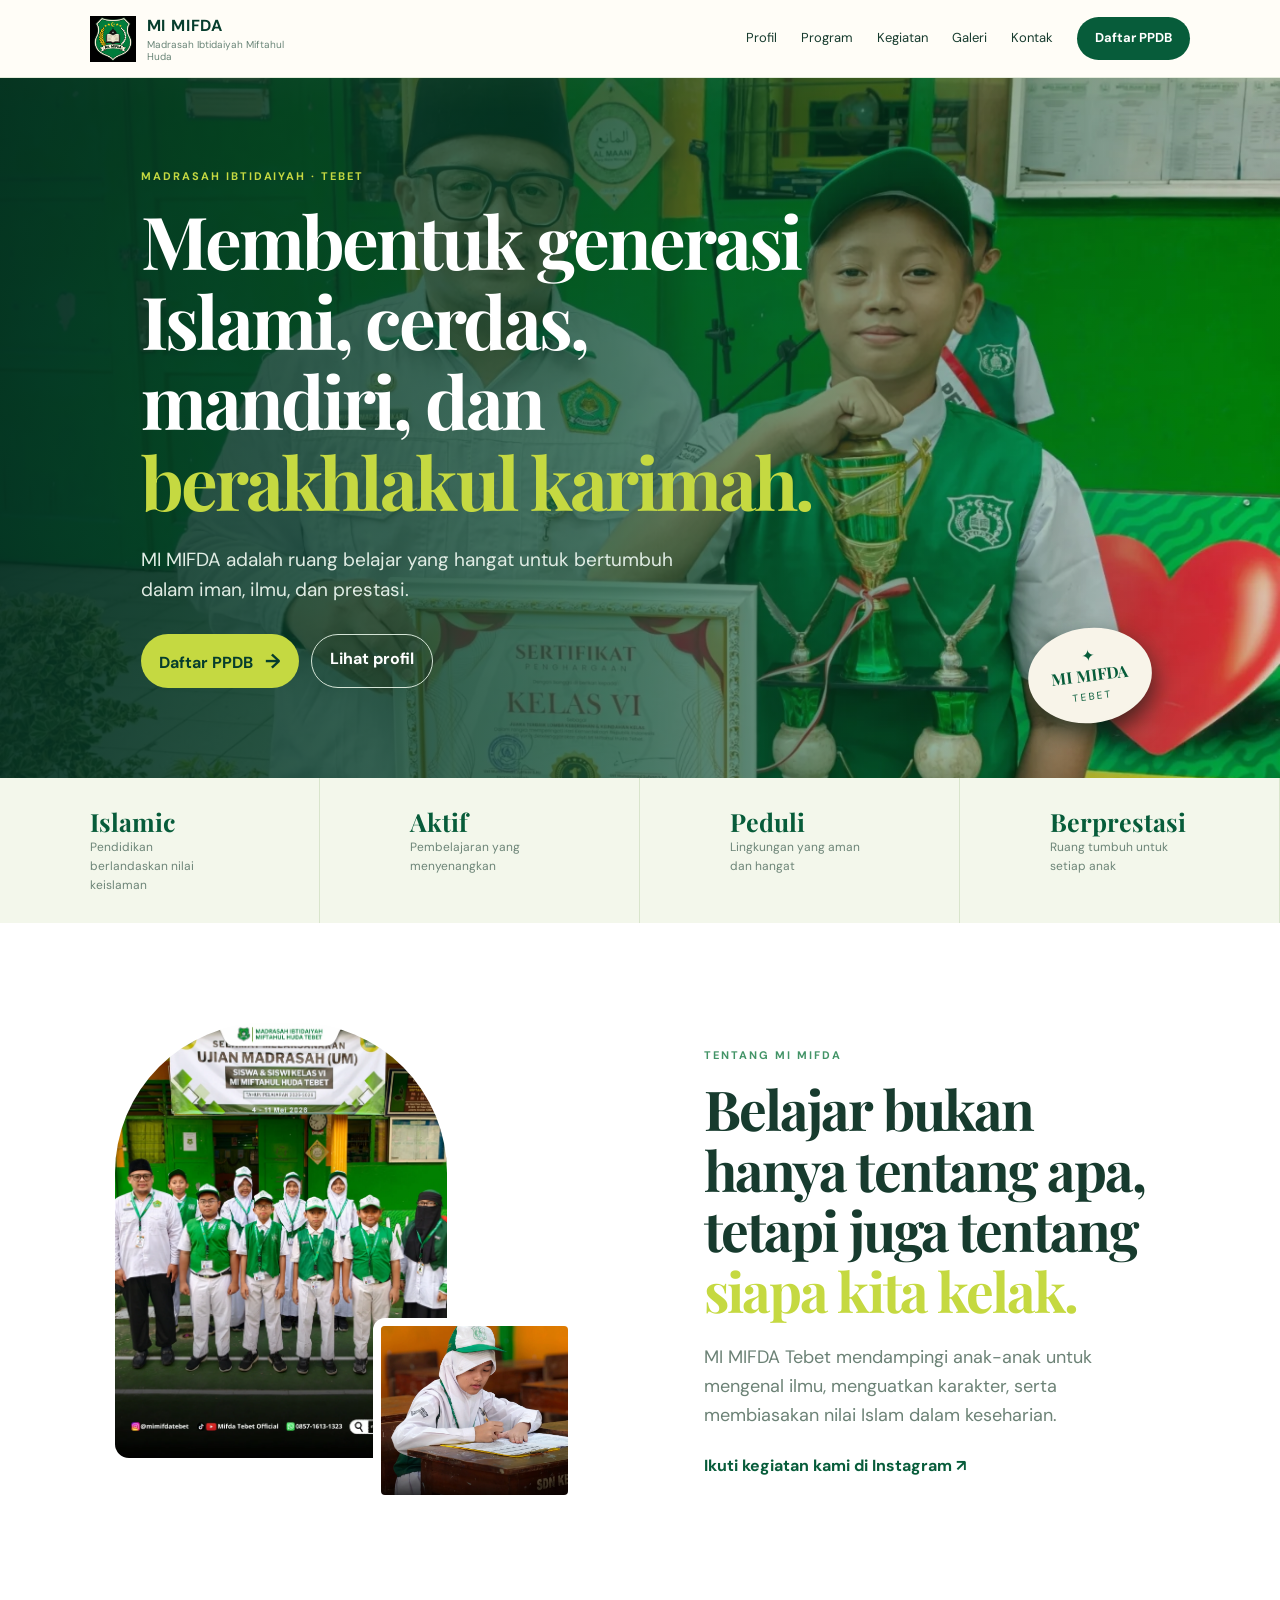
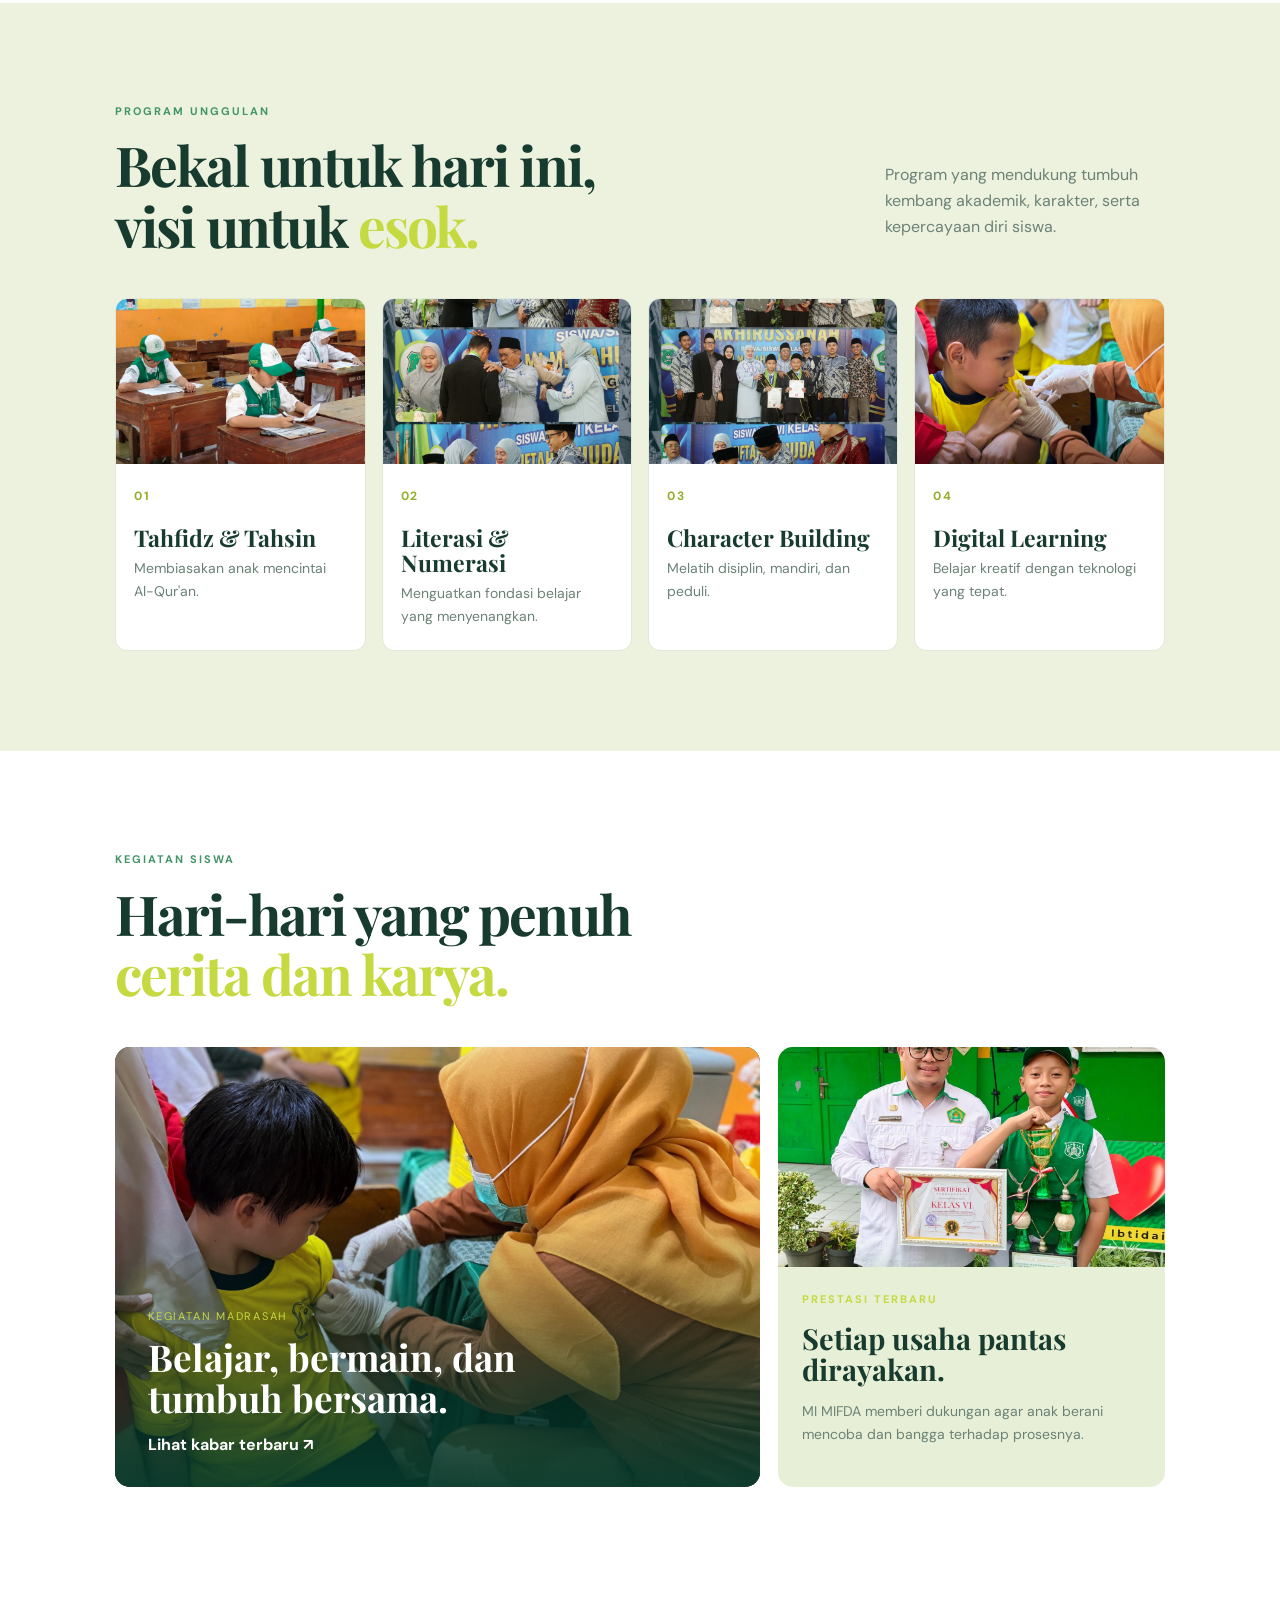
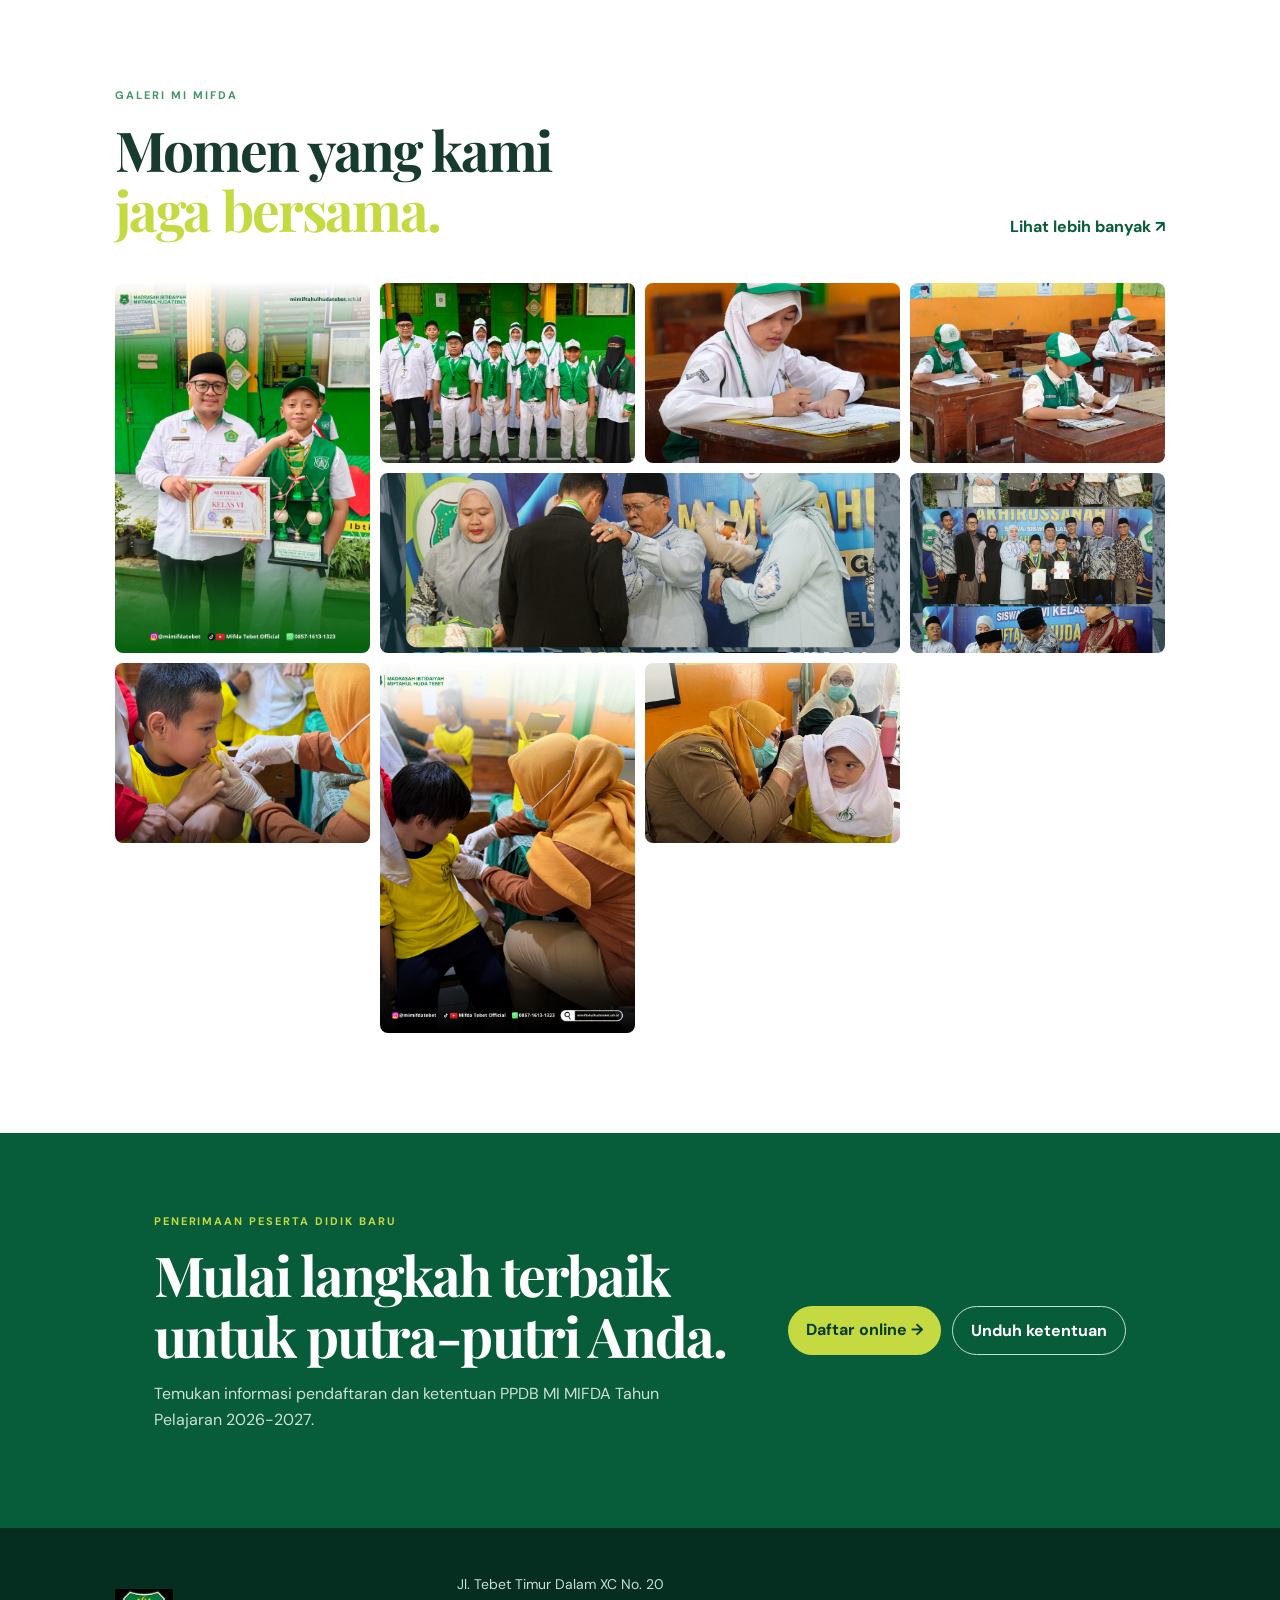
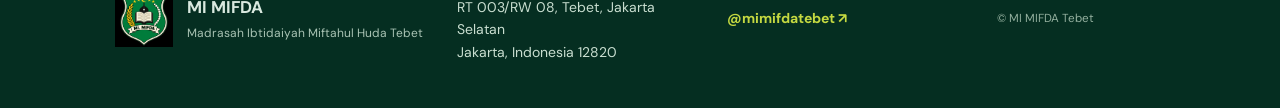
<file: index.html>
<!doctype html>
<html lang="id"><head><meta charset="UTF-8"><meta name="viewport" content="width=device-width,initial-scale=1"><title>MI MIFDA Tebet | Madrasah Ibtidaiyah Miftahul Huda</title><meta name="description" content="Website resmi MI MIFDA Tebet, Madrasah Ibtidaiyah Miftahul Huda."><link rel="preconnect" href="https://fonts.googleapis.com"><link rel="preconnect" href="https://fonts.gstatic.com" crossorigin><link href="https://fonts.googleapis.com/css2?family=DM+Sans:wght@400;500;600;700&family=Playfair+Display:wght@600;700&display=swap" rel="stylesheet"><link rel="stylesheet" href="site.css"></head>
<body><header class="navbar"><a class="brand" href="#beranda"><img src="assets/logo-mifda.png" alt="Logo MI MIFDA"><span><b>MI MIFDA</b><small>Madrasah Ibtidaiyah Miftahul Huda</small></span></a><nav><a href="#profil">Profil</a><a href="#program">Program</a><a href="#kegiatan">Kegiatan</a><a href="#galeri">Galeri</a><a href="#kontak">Kontak</a><a class="nav-cta" href="pendaftaran-online.html">Daftar PPDB</a></nav></header><main>
<section id="beranda" class="hero"><img class="hero-photo" src="610710303_18181847671363515_8129828200715427643_n.webp" alt="Siswa MI MIFDA meraih prestasi bersama guru"><div class="hero-shade"></div><div class="hero-copy"><p class="eyebrow">MADRASAH IBTIDAIYAH · TEBET</p><h1>Membentuk generasi Islami, cerdas, mandiri, dan <em>berakhlakul karimah.</em></h1><p>MI MIFDA adalah ruang belajar yang hangat untuk bertumbuh dalam iman, ilmu, dan prestasi.</p><div class="actions"><a class="button primary" href="pendaftaran-online.html">Daftar PPDB <span>→</span></a><a class="button ghost" href="#profil">Lihat profil</a></div></div><aside class="hero-stamp">✦<br><strong>MI MIFDA</strong><br><small>TEBET</small></aside></section>
<section class="stats"><div><strong>Islamic</strong><span>Pendidikan berlandaskan nilai keislaman</span></div><div><strong>Aktif</strong><span>Pembelajaran yang menyenangkan</span></div><div><strong>Peduli</strong><span>Lingkungan yang aman dan hangat</span></div><div><strong>Berprestasi</strong><span>Ruang tumbuh untuk setiap anak</span></div></section>
<section id="profil" class="about section"><div class="about-photos"><img class="portrait" src="684274321_18194540164363515_328196279852340509_n.webp" alt="Kegiatan siswa MI MIFDA"><img class="small-photo" src="685001770_18194540188363515_5655036589597621510_n.webp" alt="Kegiatan pembelajaran MI MIFDA"></div><div class="about-copy"><p class="eyebrow green">TENTANG MI MIFDA</p><h2>Belajar bukan hanya tentang apa, tetapi juga tentang <span>siapa kita kelak.</span></h2><p>MI MIFDA Tebet mendampingi anak-anak untuk mengenal ilmu, menguatkan karakter, serta membiasakan nilai Islam dalam keseharian.</p><a class="inline-link" href="https://www.instagram.com/mimifdatebet/" target="_blank" rel="noreferrer">Ikuti kegiatan kami di Instagram ↗</a></div></section>
<section id="program" class="section programs"><div class="section-title"><div><p class="eyebrow green">PROGRAM UNGGULAN</p><h2>Bekal untuk hari ini,<br>visi untuk <span>esok.</span></h2></div><p>Program yang mendukung tumbuh kembang akademik, karakter, serta kepercayaan diri siswa.</p></div><div class="program-grid"><article><img src="685002119_18194540173363515_5235417569495304173_n.webp" alt="Kegiatan belajar MI MIFDA"><div><b>01</b><h3>Tahfidz & Tahsin</h3><p>Membiasakan anak mencintai Al-Qur'an.</p></div></article><article><img src="719623785_18198395641363515_5982981309380817405_n.jpg" alt="Aktivitas siswa MI MIFDA"><div><b>02</b><h3>Literasi & Numerasi</h3><p>Menguatkan fondasi belajar yang menyenangkan.</p></div></article><article><img src="719770739_18198395653363515_7315945762987116962_n.jpg" alt="Kegiatan siswa MI MIFDA"><div><b>03</b><h3>Character Building</h3><p>Melatih disiplin, mandiri, dan peduli.</p></div></article><article><img src="765035311_18204436855363515_7892879705922088061_n.jpg" alt="Kegiatan MI MIFDA"><div><b>04</b><h3>Digital Learning</h3><p>Belajar kreatif dengan teknologi yang tepat.</p></div></article></div></section>
<section id="kegiatan" class="section activities"><div class="section-title"><div><p class="eyebrow green">KEGIATAN SISWA</p><h2>Hari-hari yang penuh<br><span>cerita dan karya.</span></h2></div></div><div class="activity-layout"><article class="feature-card"><img src="765247788_18204436909363515_5766810836876968734_n.jpg" alt="Kegiatan siswa MI MIFDA"><div><span>KEGIATAN MADRASAH</span><h3>Belajar, bermain, dan tumbuh bersama.</h3><a href="https://www.instagram.com/mimifdatebet/" target="_blank" rel="noreferrer">Lihat kabar terbaru ↗</a></div></article><div class="achievement"><img src="610710303_18181847671363515_8129828200715427643_n.webp" alt="Prestasi siswa MI MIFDA"><div><p class="eyebrow">PRESTASI TERBARU</p><h3>Setiap usaha pantas dirayakan.</h3><p>MI MIFDA memberi dukungan agar anak berani mencoba dan bangga terhadap prosesnya.</p></div></div></div></section>
<section id="galeri" class="gallery section"><div class="section-title"><div><p class="eyebrow green">GALERI MI MIFDA</p><h2>Momen yang kami<br><span>jaga bersama.</span></h2></div><a class="inline-link" href="https://www.instagram.com/mimifdatebet/" target="_blank" rel="noreferrer">Lihat lebih banyak ↗</a></div><div class="gallery-grid"><img src="610710303_18181847671363515_8129828200715427643_n.webp" alt="Prestasi siswa"><img src="684274321_18194540164363515_328196279852340509_n.webp" alt="Kegiatan MI MIFDA"><img src="685001770_18194540188363515_5655036589597621510_n.webp" alt="Pembelajaran siswa"><img src="685002119_18194540173363515_5235417569495304173_n.webp" alt="Aktivitas madrasah"><img src="719623785_18198395641363515_5982981309380817405_n.jpg" alt="Kegiatan bersama"><img src="719770739_18198395653363515_7315945762987116962_n.jpg" alt="Kegiatan siswa"><img src="765035311_18204436855363515_7892879705922088061_n.jpg" alt="Momen kegiatan"><img src="765247788_18204436909363515_5766810836876968734_n.jpg" alt="Kegiatan sekolah"><img src="765283852_18204436918363515_6672994274696556810_n.jpg" alt="Kegiatan MI MIFDA"></div></section>
<section class="ppdb"><div><p class="eyebrow">PENERIMAAN PESERTA DIDIK BARU</p><h2>Mulai langkah terbaik<br>untuk putra-putri Anda.</h2><p>Temukan informasi pendaftaran dan ketentuan PPDB MI MIFDA Tahun Pelajaran 2026-2027.</p></div><div class="ppdb-actions"><a class="button lime" href="pendaftaran-online.html">Daftar online →</a><a class="button outline" href="ketentuan-ppdb.html">Unduh ketentuan</a></div></section></main>
<footer id="kontak"><div class="footer-brand"><img src="assets/logo-mifda.png" alt="Logo MI MIFDA"><div><b>MI MIFDA</b><p>Madrasah Ibtidaiyah Miftahul Huda Tebet</p></div></div><address>Jl. Tebet Timur Dalam XC No. 20<br>RT 003/RW 08, Tebet, Jakarta Selatan<br>Jakarta, Indonesia 12820</address><a href="https://www.instagram.com/mimifdatebet/" target="_blank" rel="noreferrer">@mimifdatebet ↗</a><small>© MI MIFDA Tebet</small></footer></body></html>
</file>
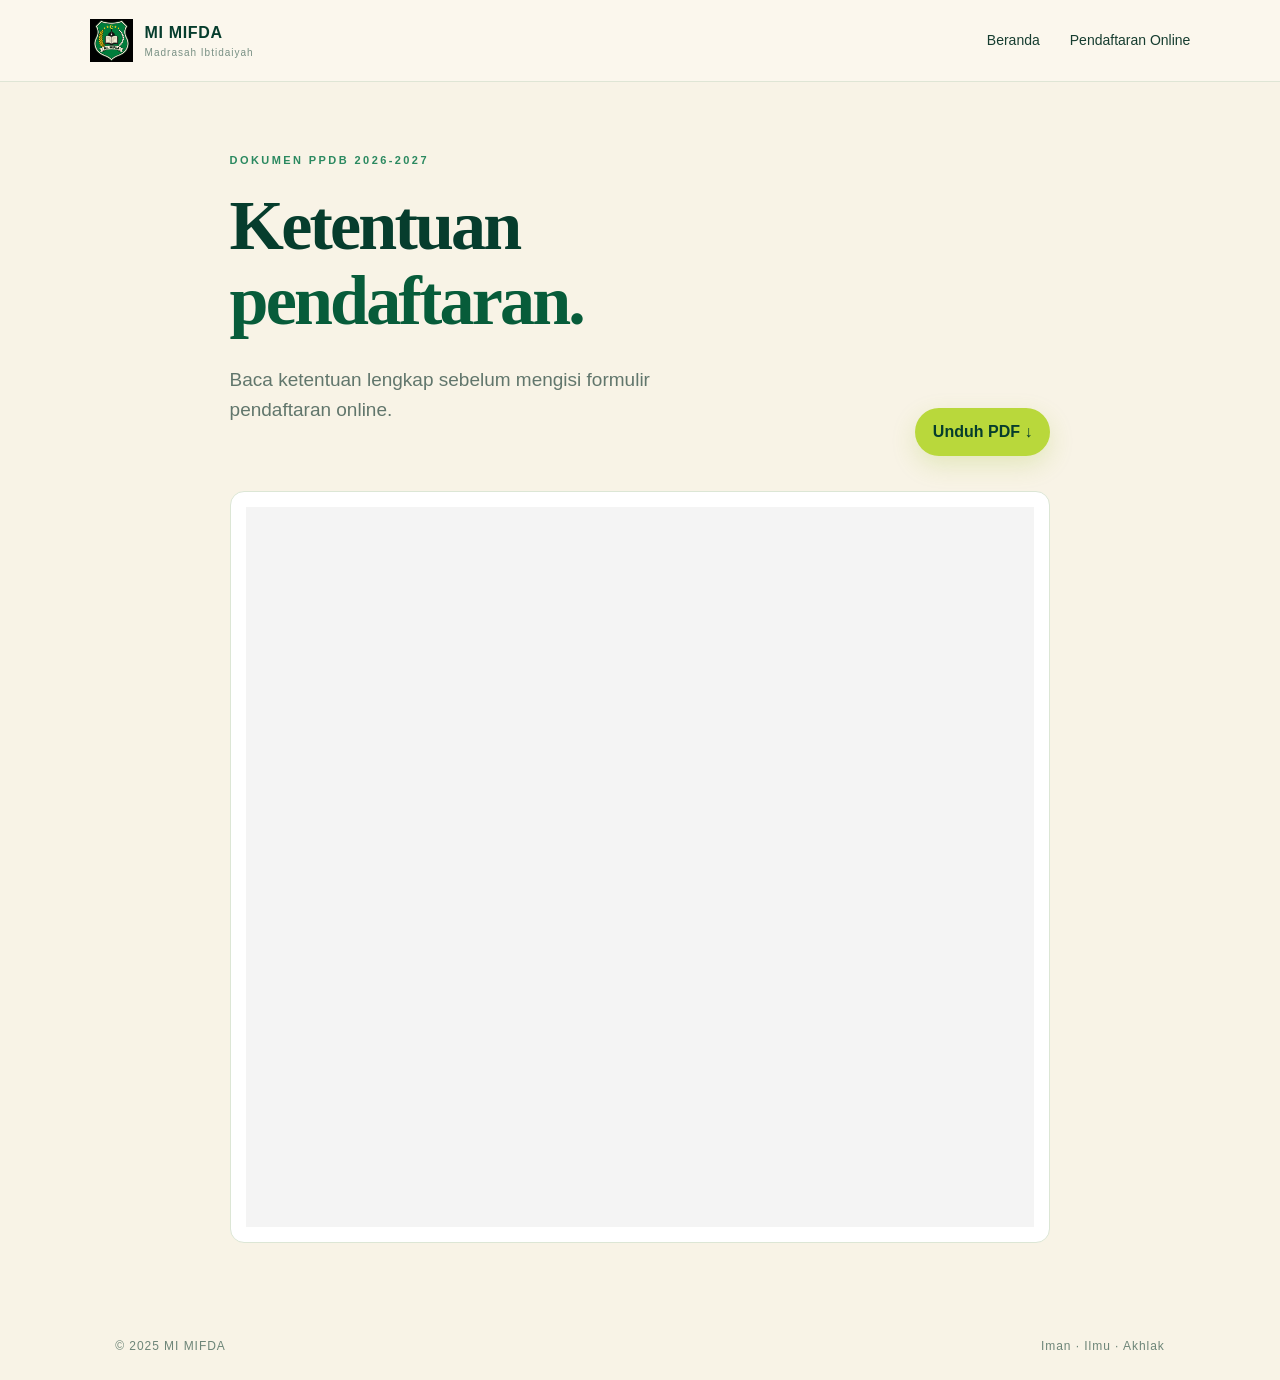
<file: ketentuan-ppdb.html>
<!doctype html><html lang="id"><head><meta charset="UTF-8"><meta name="viewport" content="width=device-width,initial-scale=1"><title>Download Ketentuan PPDB — MI MIFDA</title><link rel="stylesheet" href="style.css"><link rel="stylesheet" href="style-extra.css"><style>.download-page{max-width:1000px;margin:auto;padding:70px 7vw}.download-head{display:flex;justify-content:space-between;align-items:end;gap:30px;margin-bottom:35px}.download-head h1{font-size:clamp(40px,6vw,70px)}.pdf-box{background:#fff;border:1px solid #dce6d5;border-radius:14px;padding:15px}.pdf-box iframe{display:block;width:100%;height:720px;border:0;background:#f4f4f4}.download-button{display:inline-block;margin-top:25px}@media(max-width:760px){.download-head{display:block}.pdf-box iframe{height:560px}}</style></head><body><header class="topbar"><a class="brand" href="index.html"><img src="assets/logo-mifda.png" alt="Logo MI MIFDA"><span>MI MIFDA<small>Madrasah Ibtidaiyah</small></span></a><nav><a href="index.html">Beranda</a><a href="pendaftaran-online.html">Pendaftaran Online</a></nav></header><main class="download-page"><div class="download-head"><div><p class="eyebrow green">DOKUMEN PPDB 2026-2027</p><h1>Ketentuan<br><em>pendaftaran.</em></h1><p class="lead">Baca ketentuan lengkap sebelum mengisi formulir pendaftaran online.</p></div><a class="button primary download-button" href="output/pdf/ketentuan-ppdb-mi-mifda-2026-2027.pdf" download>Unduh PDF ↓</a></div><div class="pdf-box"><iframe title="Ketentuan PPDB MI MIFDA" src="output/pdf/ketentuan-ppdb-mi-mifda-2026-2027.pdf"></iframe></div></main><footer><span>© 2025 MI MIFDA</span><span>Iman · Ilmu · Akhlak</span></footer></body></html>
</file>
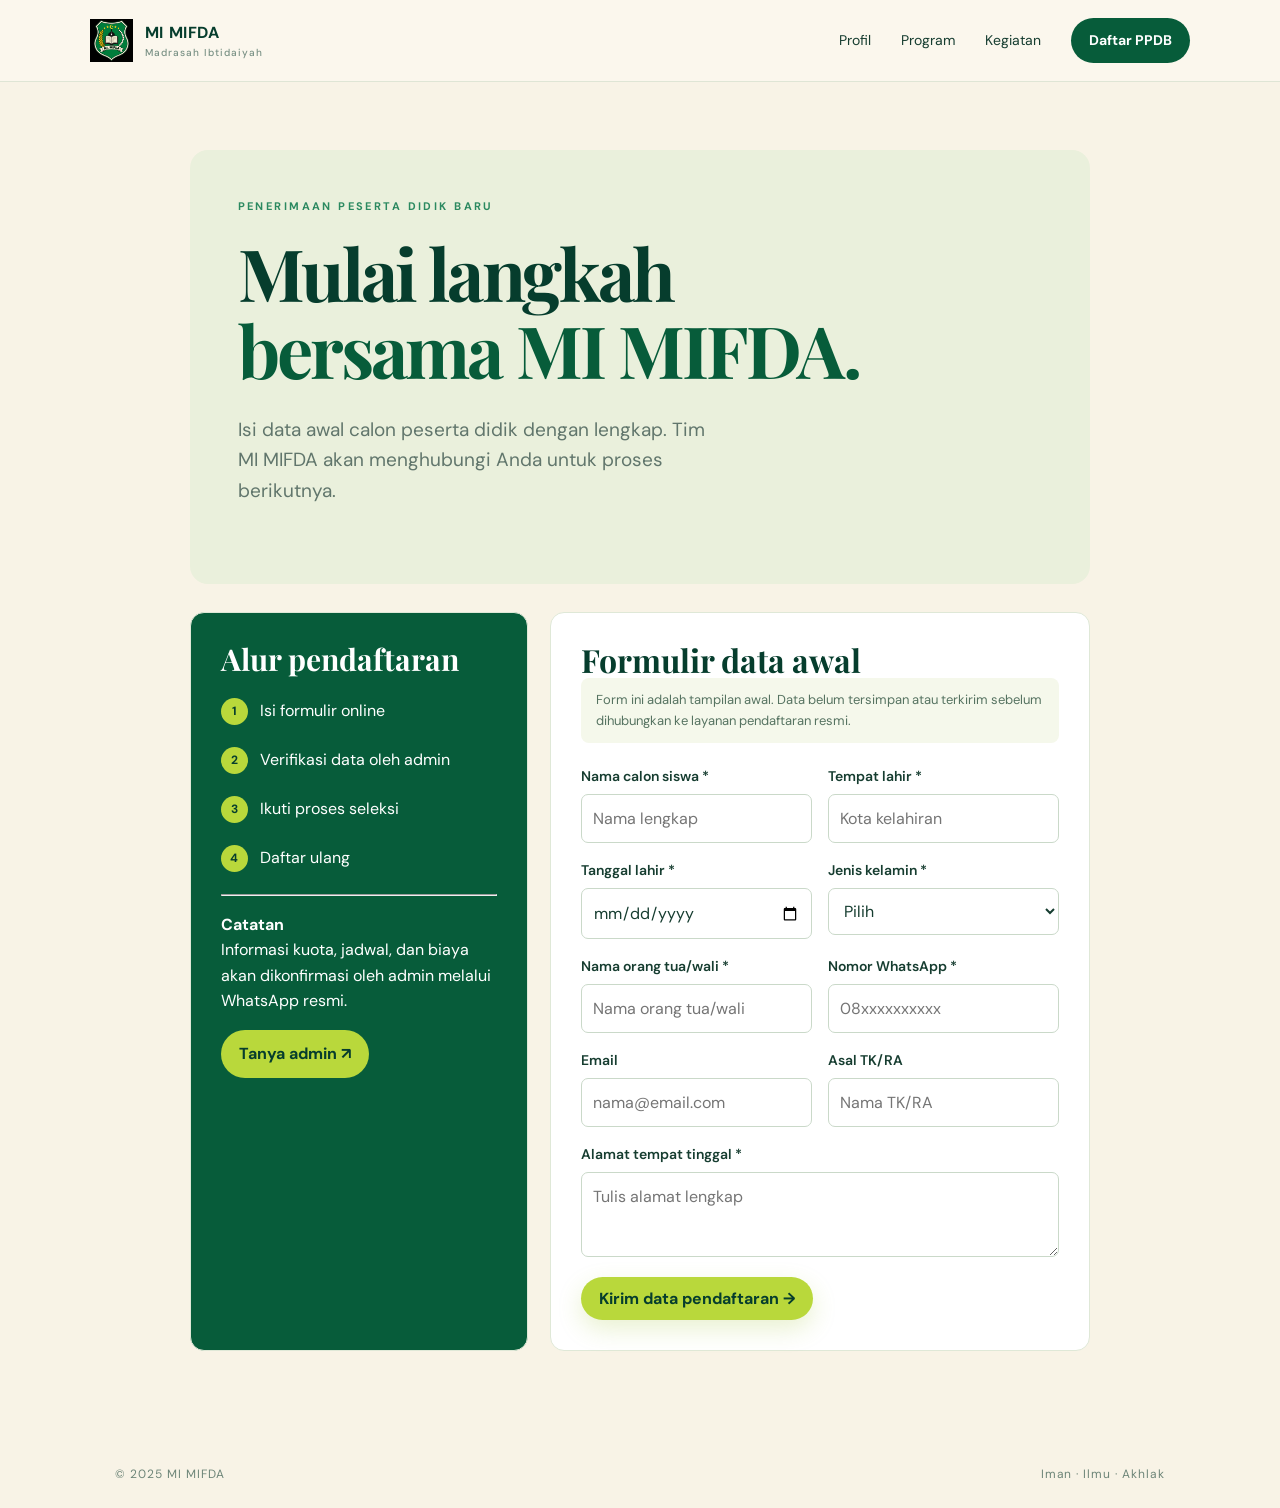
<file: pendaftaran-online.html>
<!doctype html><html lang="id"><head><meta charset="UTF-8"><meta name="viewport" content="width=device-width, initial-scale=1"><title>Pendaftaran Online — MI MIFDA</title><meta name="description" content="Formulir pendaftaran peserta didik baru MI MIFDA."><link rel="preconnect" href="https://fonts.googleapis.com"><link href="https://fonts.googleapis.com/css2?family=DM+Sans:wght@400;500;600;700&family=Playfair+Display:wght@600;700&display=swap" rel="stylesheet"><link rel="stylesheet" href="style.css"><link rel="stylesheet" href="style-extra.css"><style>.form-page{max-width:1080px;margin:auto;padding:68px 7vw 90px}.form-hero{background:#eaf0dc;padding:48px;border-radius:18px;margin-bottom:28px}.form-hero h1{font-size:clamp(42px,6vw,72px)}.form-layout{display:grid;grid-template-columns:1fr 1.6fr;gap:22px}.info-card,.form-card{background:#fff;border:1px solid #dfe8d7;border-radius:14px;padding:30px}.info-card{background:var(--green);color:#fff}.info-card h2{color:#fff;font-size:30px}.info-card ul{padding-left:20px;color:#d6e7da}.step{display:flex;gap:12px;margin:22px 0}.step b{width:27px;height:27px;display:grid;place-items:center;background:var(--lime);color:var(--deep);border-radius:50%;font-size:12px}.form-card h2{font-size:32px}.notice{background:#f5f8eb;color:#567361;padding:12px 15px;border-radius:8px;font-size:13px;margin-bottom:22px}.fields{display:grid;grid-template-columns:1fr 1fr;gap:16px}.field{display:flex;flex-direction:column;gap:6px}.field.full{grid-column:1/-1}.field label{font-weight:600;font-size:14px}.field input,.field select,.field textarea{font:inherit;border:1px solid #cad9c9;border-radius:7px;padding:11px;background:#fff;color:var(--ink)}.field textarea{min-height:85px;resize:vertical}.submit{border:0;cursor:pointer;font:700 16px 'DM Sans',sans-serif;margin-top:20px}@media(max-width:760px){.form-hero{padding:30px}.form-layout,.fields{grid-template-columns:1fr}.field.full{grid-column:auto}}</style></head><body><header class="topbar"><a class="brand" href="index.html"><img src="assets/logo-mifda.png" alt="Logo MI MIFDA"><span>MI MIFDA<small>Madrasah Ibtidaiyah</small></span></a><nav><a href="index.html#tentang">Profil</a><a href="index.html#program">Program</a><a href="index.html#kegiatan">Kegiatan</a><a class="nav-cta" href="pendaftaran-online.html">Daftar PPDB</a></nav></header><main class="form-page"><section class="form-hero"><p class="eyebrow green">PENERIMAAN PESERTA DIDIK BARU</p><h1>Mulai langkah<br><em>bersama MI MIFDA.</em></h1><p class="lead">Isi data awal calon peserta didik dengan lengkap. Tim MI MIFDA akan menghubungi Anda untuk proses berikutnya.</p></section><div class="form-layout"><aside class="info-card"><h2>Alur pendaftaran</h2><div class="step"><b>1</b><span>Isi formulir online</span></div><div class="step"><b>2</b><span>Verifikasi data oleh admin</span></div><div class="step"><b>3</b><span>Ikuti proses seleksi</span></div><div class="step"><b>4</b><span>Daftar ulang</span></div><hr><p><strong>Catatan</strong><br>Informasi kuota, jadwal, dan biaya akan dikonfirmasi oleh admin melalui WhatsApp resmi.</p><a class="button light" href="https://www.instagram.com/mimifdatebet/" target="_blank" rel="noreferrer">Tanya admin ↗</a></aside><section class="form-card"><h2>Formulir data awal</h2><div class="notice">Form ini adalah tampilan awal. Data belum tersimpan atau terkirim sebelum dihubungkan ke layanan pendaftaran resmi.</div><form onsubmit="event.preventDefault();alert('Terima kasih. Formulir siap dihubungkan ke sistem pendaftaran MI MIFDA.');"><div class="fields"><div class="field"><label for="nama">Nama calon siswa *</label><input id="nama" required placeholder="Nama lengkap"></div><div class="field"><label for="lahir">Tempat lahir *</label><input id="lahir" required placeholder="Kota kelahiran"></div><div class="field"><label for="tanggal">Tanggal lahir *</label><input id="tanggal" type="date" required></div><div class="field"><label for="gender">Jenis kelamin *</label><select id="gender" required><option value="">Pilih</option><option>Laki-laki</option><option>Perempuan</option></select></div><div class="field"><label for="ortu">Nama orang tua/wali *</label><input id="ortu" required placeholder="Nama orang tua/wali"></div><div class="field"><label for="wa">Nomor WhatsApp *</label><input id="wa" type="tel" required placeholder="08xxxxxxxxxx"></div><div class="field"><label for="email">Email</label><input id="email" type="email" placeholder="nama@email.com"></div><div class="field"><label for="asal">Asal TK/RA</label><input id="asal" placeholder="Nama TK/RA"></div><div class="field full"><label for="alamat">Alamat tempat tinggal *</label><textarea id="alamat" required placeholder="Tulis alamat lengkap"></textarea></div></div><button class="button primary submit" type="submit">Kirim data pendaftaran →</button></form></section></div></main><footer><span>© 2025 MI MIFDA</span><span>Iman · Ilmu · Akhlak</span></footer></body></html>
</file>
<file: site.css>
:root{--green:#075c3a;--deep:#063d2d;--lime:#c5d941;--cream:#faf7ed;--ink:#173b2e;--muted:#6c8276}*{box-sizing:border-box}html{scroll-behavior:smooth}body{margin:0;background:var(--cream);color:var(--ink);font:16px/1.6 'DM Sans',sans-serif}img{display:block;max-width:100%}.navbar{height:78px;padding:0 7vw;display:flex;align-items:center;justify-content:space-between;background:#fffdf7;position:sticky;top:0;z-index:20;border-bottom:1px solid #e4ebdb}.brand{display:flex;align-items:center;gap:11px;color:var(--deep);text-decoration:none}.brand img{width:46px;height:46px;object-fit:contain}.brand b{display:block;letter-spacing:.05em}.brand small{display:block;font-size:10px;max-width:150px;line-height:1.25;color:#6a8578}nav{display:flex;align-items:center;gap:24px}nav a{font-size:13px;color:var(--ink);text-decoration:none}.nav-cta,.button{padding:11px 18px;border-radius:99px;font-weight:700;text-decoration:none;display:inline-block}.nav-cta{color:#fff;background:var(--green)}.hero{height:min(700px,calc(100vh - 78px));min-height:560px;position:relative;display:flex;align-items:center;padding:0 11vw;color:#fff;overflow:hidden}.hero-photo,.hero-shade{position:absolute;inset:0;width:100%;height:100%;object-fit:cover}.hero-photo{object-position:center 37%}.hero-shade{background:linear-gradient(90deg,#052f22ee 0%,#06482bb7 48%,#06482b22 100%)}.hero-copy{position:relative;z-index:2;max-width:720px}.eyebrow{margin:0 0 14px;font-size:11px;font-weight:700;letter-spacing:.18em;color:var(--lime)}.eyebrow.green{color:#439467}h1,h2,h3{font-family:'Playfair Display',serif;line-height:1.1;margin:0}h1{font-size:clamp(42px,5.7vw,76px);letter-spacing:-.04em}h1 em,h2 span{font-style:normal;color:var(--lime)}.hero-copy>p:not(.eyebrow){font-size:19px;max-width:540px;color:#e0ece4;margin:24px 0 28px}.actions{display:flex;gap:12px;flex-wrap:wrap}.primary{background:var(--lime);color:var(--deep)}.primary span{margin-left:8px;font-size:20px}.ghost{border:1px solid #d4e4d6;color:#fff}.hero-stamp{position:absolute;right:10vw;bottom:55px;z-index:2;text-align:center;padding:18px 23px;background:#f8f4e9;color:var(--green);border-radius:50%;line-height:1.2;transform:rotate(-7deg);box-shadow:0 10px 25px #001b12aa}.hero-stamp strong{font-family:'Playfair Display',serif}.hero-stamp small{font-size:10px;letter-spacing:.2em}.stats{display:grid;grid-template-columns:repeat(4,1fr);background:#e1ead4}.stats div{padding:27px 7vw;background:#f3f7eb;border-right:1px solid #d9e5cc}.stats strong{display:block;font:700 25px 'Playfair Display',serif;color:var(--green)}.stats span{display:block;color:#6d8578;font-size:12px}.section{padding:100px 9vw}.about{display:grid;grid-template-columns:1fr 1fr;gap:10vw;align-items:center;background:#fff}.about-photos{height:480px;position:relative}.portrait{height:435px;width:72%;object-fit:cover;border-radius:150px 150px 14px 14px}.small-photo{height:185px;width:44%;object-fit:cover;position:absolute;right:0;bottom:0;border:8px solid #fff;border-radius:12px}.about h2,.section-title h2,.ppdb h2{font-size:clamp(37px,4.3vw,57px);letter-spacing:-.035em}.about-copy>p:not(.eyebrow){font-size:18px;color:var(--muted);margin:23px 0}.inline-link{font-weight:700;color:var(--green);text-decoration:none}.programs{background:#edf2df}.section-title{display:flex;justify-content:space-between;align-items:end;gap:28px;margin-bottom:43px}.section-title>p{color:var(--muted);max-width:280px}.program-grid{display:grid;grid-template-columns:repeat(4,1fr);gap:16px}.program-grid article{background:#fff;border-radius:12px;overflow:hidden;border:1px solid #e0e8d9}.program-grid img{width:100%;height:165px;object-fit:cover}.program-grid div{padding:18px 18px 23px}.program-grid b{color:#91af27;font-size:12px;letter-spacing:.15em}.program-grid h3{font-size:23px;margin:17px 0 7px}.program-grid p{font-size:14px;color:var(--muted);margin:0}.activities{background:#fff}.activity-layout{display:grid;grid-template-columns:1.25fr .75fr;gap:18px}.feature-card{position:relative;height:440px;overflow:hidden;border-radius:15px;background:#073e2b;color:#fff}.feature-card img{width:100%;height:100%;object-fit:cover}.feature-card:after{content:'';position:absolute;inset:0;background:linear-gradient(0deg,#063c2eea,transparent 65%)}.feature-card div{position:absolute;z-index:1;left:33px;bottom:29px;max-width:500px}.feature-card span{font-size:11px;letter-spacing:.16em;color:var(--lime)}.feature-card h3{font-size:37px;margin:9px 0 14px}.feature-card a{color:#fff;font-weight:700;text-decoration:none}.achievement{background:#e7efd7;border-radius:15px;overflow:hidden;display:flex;flex-direction:column}.achievement img{height:220px;width:100%;object-fit:cover}.achievement div{padding:24px}.achievement h3{font-size:29px}.achievement p:not(.eyebrow){color:var(--muted);font-size:14px}.gallery{background:#fff}.gallery-grid{display:grid;grid-template-columns:repeat(4,1fr);grid-auto-rows:180px;gap:10px}.gallery-grid img{width:100%;height:100%;object-fit:cover;border-radius:8px}.gallery-grid img:nth-child(1){grid-row:span 2}.gallery-grid img:nth-child(5){grid-column:span 2}.gallery-grid img:nth-child(8){grid-row:span 2}.ppdb{background:var(--green);padding:80px 12vw;display:flex;justify-content:space-between;align-items:center;gap:50px;color:#fff}.ppdb h2{color:#fff}.ppdb>div>p:not(.eyebrow){color:#cee0d4;max-width:560px}.ppdb-actions{display:flex;gap:11px;flex-wrap:wrap}.lime{background:var(--lime);color:var(--deep)}.outline{border:1px solid #c7ded0;color:#fff}footer{padding:45px 9vw;background:#052e21;color:#d9e9df;display:grid;grid-template-columns:1.3fr 1fr 1fr .7fr;gap:30px;align-items:center;font-size:14px}footer a{color:var(--lime);text-decoration:none;font-weight:700}.footer-brand{display:flex;align-items:center;gap:14px}.footer-brand img{width:58px;height:58px;object-fit:contain}.footer-brand b{font-size:17px}.footer-brand p{margin:3px 0 0;color:#a9c3b4;font-size:12px}footer address{font-style:normal;line-height:1.6;color:#c9ded0}footer small{color:#93af9e}@media(max-width:860px){.navbar{padding:0 5vw}.navbar nav a:not(.nav-cta){display:none}.hero{padding:0 8vw}.hero-stamp{display:none}.stats{grid-template-columns:repeat(2,1fr)}.stats div{padding:20px 8vw}.section{padding:70px 7vw}.about{grid-template-columns:1fr;gap:40px}.program-grid{grid-template-columns:repeat(2,1fr)}.activity-layout{grid-template-columns:1fr}.gallery-grid{grid-template-columns:repeat(2,1fr);grid-auto-rows:150px}.ppdb{padding:65px 8vw;display:block}.ppdb-actions{margin-top:27px}footer{grid-template-columns:1fr 1fr}}@media(max-width:520px){.hero{min-height:590px}.hero-copy>p:not(.eyebrow){font-size:17px}.program-grid{grid-template-columns:1fr}.section-title{display:block}.section-title>p{margin-top:18px}.gallery-grid{grid-auto-rows:125px}.feature-card{height:360px}.feature-card h3{font-size:29px}footer{grid-template-columns:1fr;gap:20px}}
</file>
<file: style.css>
:root{--green:#075c3a;--deep:#063d2d;--lime:#b9d83b;--cream:#f8f3e6;--ink:#163d30}*{box-sizing:border-box}html{scroll-behavior:smooth}body{margin:0;background:var(--cream);color:var(--ink);font:16px 'DM Sans',sans-serif;line-height:1.6}.topbar{height:82px;display:flex;align-items:center;justify-content:space-between;padding:0 7vw;border-bottom:1px solid #dfe5d5;background:#fbf7ed}.brand{display:flex;align-items:center;gap:12px;text-decoration:none;color:var(--deep);font-weight:700;letter-spacing:.04em}.brand img{width:43px;height:43px;object-fit:contain}.brand small{display:block;font-size:10px;letter-spacing:.1em;color:#789084;font-weight:500}nav{display:flex;align-items:center;gap:30px}nav a{color:var(--ink);text-decoration:none;font-size:14px}.nav-cta,.button{border-radius:99px;padding:11px 18px!important;font-weight:700}.nav-cta{background:var(--green);color:white!important}.hero{min-height:610px;padding:80px 9vw 70px;display:flex;align-items:center;justify-content:space-between;gap:40px;overflow:hidden}.hero-copy{max-width:610px}.eyebrow{font-size:11px;font-weight:700;letter-spacing:.22em;color:#91ad26;margin:0 0 18px}.eyebrow.green{color:#2b8960}h1,h2{font-family:'Playfair Display',serif;line-height:1.08;margin:0;color:var(--deep)}h1{font-size:clamp(48px,6vw,82px);letter-spacing:-.04em}h1 em{color:var(--green);font-style:normal}.lead{font-size:19px;max-width:470px;color:#61766c;margin:26px 0 30px}.actions{display:flex;align-items:center;gap:24px}.button{display:inline-block;text-decoration:none}.primary{background:var(--lime);color:var(--deep);box-shadow:0 9px 24px #9dbd2938}.primary span{font-size:22px;margin-left:12px}.text-link,.arrow-link{color:var(--green);text-decoration:none;font-weight:700}.hero-art{width:390px;height:390px;position:relative}.sun{position:absolute;width:330px;height:330px;right:8px;top:6px;border-radius:50%;background:#d9eab0}.arch{position:absolute;inset:50px 28px 0;border:12px solid var(--green);border-bottom:0;border-radius:210px 210px 0 0;background:#e9efd2;display:flex;align-items:center;justify-content:center}.arch img{width:220px;height:220px;object-fit:contain;mix-blend-mode:multiply}.stamp{position:absolute;bottom:16px;right:0;background:var(--lime);padding:9px 16px;border-radius:4px;transform:rotate(-6deg);font-size:11px;font-weight:700;letter-spacing:.14em}.intro{background:white;padding:95px 14vw;display:grid;grid-template-columns:1.3fr 1fr;gap:90px}.intro h2,.activities h2{font-size:clamp(36px,4vw,54px)}h2 span{color:#9fbd28}.intro-text{padding-top:35px;color:#526c60}.intro-text p{font-size:18px}.muted{font-size:14px!important;color:#8a9d94}.arrow-link{display:inline-block;margin-top:15px}.arrow-link b{font-size:22px;margin-left:10px}.activities{padding:95px 9vw}.section-head{display:flex;justify-content:space-between;align-items:end;margin-bottom:45px}.section-note{color:#789084;text-align:right}.cards{display:grid;grid-template-columns:repeat(3,1fr);gap:18px}.cards article{min-height:250px;border:1px solid #dce4d3;padding:30px;background:#fbf7ed}.cards .featured{background:var(--green);color:white;border-color:var(--green);transform:translateY(-18px)}.icon{font-size:31px;color:#a5c728;margin-bottom:25px}.cards h3{font-family:'Playfair Display',serif;font-size:24px;margin:0 0 10px}.cards p{color:#698075;margin:0}.featured p{color:#d5e4da}.contact{background:var(--deep);color:white;display:flex;justify-content:space-between;align-items:center;padding:75px 14vw;overflow:hidden}.contact h2{color:white;font-size:clamp(38px,5vw,63px)}.contact p:not(.eyebrow){max-width:440px;color:#b5cbbb;margin:22px 0 28px}.light{background:var(--lime);color:var(--deep)}.contact-mark{font-family:'Playfair Display',serif;color:#1a6044;font-size:80px;line-height:.75;text-align:right;transform:rotate(-10deg)}.contact-mark strong{color:#a8c529}footer{display:flex;justify-content:space-between;padding:24px 9vw;color:#6d8578;font-size:12px;letter-spacing:.08em}@media(max-width:760px){.topbar{padding:0 5vw}nav a:not(.nav-cta){display:none}.hero{padding:60px 7vw 70px;display:block}.hero-art{width:100%;height:310px;margin-top:40px}.sun{width:270px;height:270px;right:4%;}.arch{inset:40px 16% 0}.arch img{width:170px;height:170px}.intro{padding:70px 8vw;display:block}.intro-text{padding-top:30px}.activities{padding:70px 7vw}.section-head{display:block}.section-note{text-align:left}.cards{display:block}.cards article{margin-bottom:16px}.cards .featured{transform:none}.contact{padding:65px 8vw}.contact-mark{display:none}footer{padding:22px 7vw}}
</file>
<file: style-extra.css>
.badge{display:inline-block;margin-top:28px;padding:8px 14px;border:1px solid #d4e1c0;border-radius:99px;color:#5c796c;font-size:12px}.stats{display:grid;grid-template-columns:repeat(4,1fr);gap:1px;background:#dce6d5;border-top:1px solid #dce6d5;border-bottom:1px solid #dce6d5}.stats div{background:#f2f6e9;padding:25px 8vw}.stats strong{display:block;color:var(--green);font:700 34px 'Playfair Display',serif}.stats span{font-size:12px;color:#6d8578}.program{background:#eaf0dc;padding:95px 9vw}.program-grid{display:grid;grid-template-columns:repeat(4,1fr);gap:1px;background:#cbd9bc;margin-top:35px}.program-grid div{background:#eaf0dc;padding:28px}.program-grid b,.news-tag{color:#9fbd28;font-size:12px;letter-spacing:.15em}.program-grid h3{font:600 24px 'Playfair Display',serif;margin:25px 0 9px;color:var(--deep)}.program-grid p{margin:0;color:#688073;font-size:14px}.news{padding:95px 9vw;background:white}.news-head{display:flex;align-items:end;justify-content:space-between}.news-grid{display:grid;grid-template-columns:repeat(3,1fr);gap:18px;margin-top:40px}.news-grid article{padding:28px;border:1px solid #e0e8da;min-height:200px}.news-grid h3{font:600 25px 'Playfair Display',serif;color:var(--deep);margin:22px 0 10px}.news-grid p{color:#6d8578;font-size:14px}.ppdb{padding:75px 14vw;background:var(--green);color:white;display:flex;align-items:center;justify-content:space-between;gap:40px}.ppdb h2{color:white;font-size:clamp(38px,5vw,63px)}.ppdb em{color:var(--lime);font-style:normal}.ppdb p:not(.eyebrow){color:#c9ded0;max-width:460px}.menu{display:none;background:none;border:0;font-size:25px;color:var(--green)}
@media(max-width:760px){.stats{grid-template-columns:repeat(2,1fr)}.stats div{padding:20px 8vw}.program-grid,.news-grid{grid-template-columns:1fr}.news-head,.ppdb{display:block}.news-head .arrow-link{margin-top:24px}.ppdb .button{margin-top:25px}.menu{display:block}nav{display:none}}
</file>
